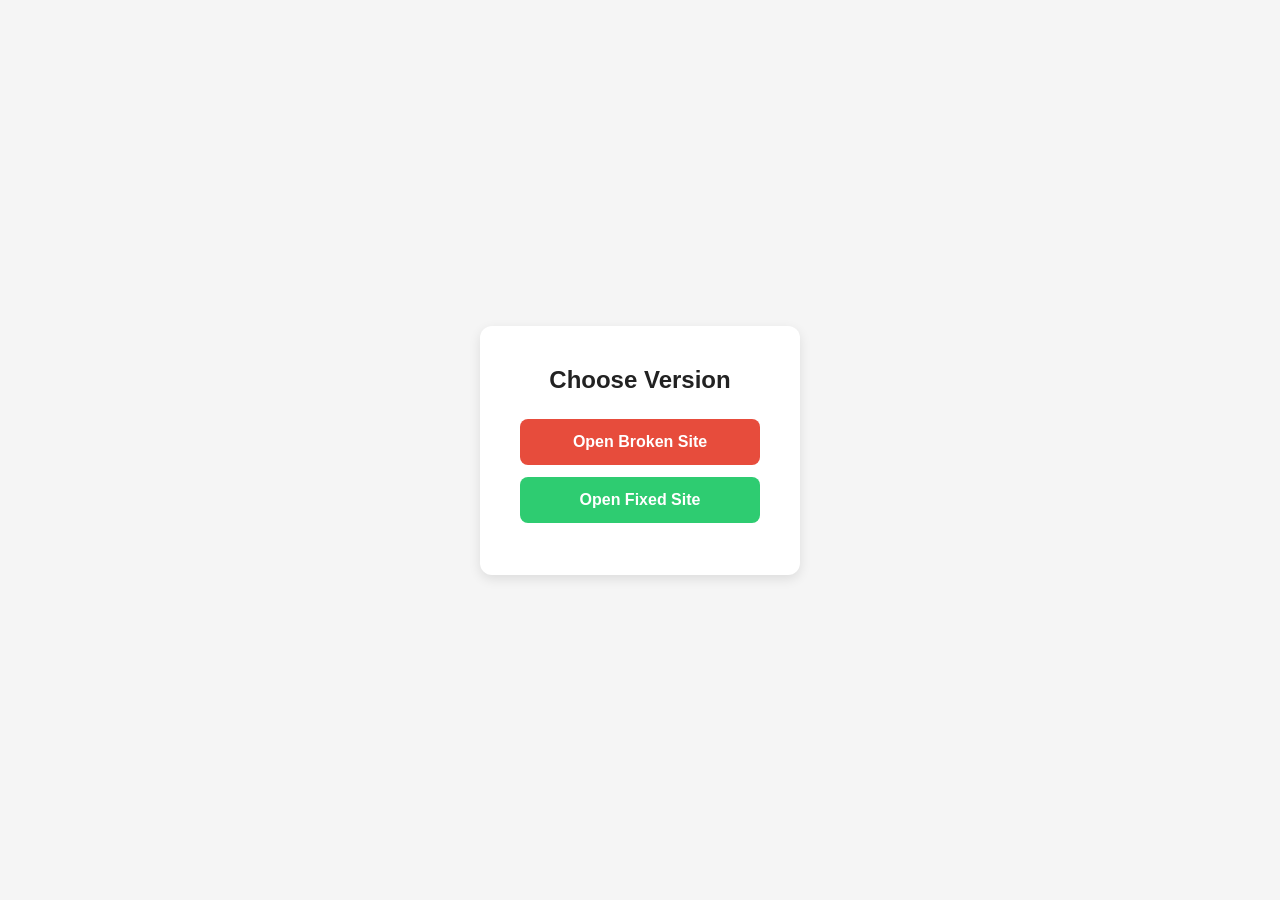
<file: public/demo/index.html>
<!DOCTYPE html>
<html lang="en">
<head>
  <meta charset="UTF-8" />
  <meta name="viewport" content="width=device-width, initial-scale=1.0" />
  <title>Eggsploit demo</title>

  <style>
    * {
      margin: 0;
      padding: 0;
      box-sizing: border-box;
      font-family: Arial, sans-serif;
    }

    body {
      height: 100vh;
      display: flex;
      align-items: center;
      justify-content: center;
      background: #f5f5f5;
    }

    .container {
      background: white;
      padding: 40px;
      border-radius: 12px;
      box-shadow: 0 4px 12px rgba(0,0,0,0.1);
      text-align: center;
      width: 320px;
    }

    h1 {
      margin-bottom: 25px;
      font-size: 24px;
      color: #222;
    }

    .btn {
      display: block;
      width: 100%;
      padding: 14px;
      margin: 12px 0;
      border: none;
      border-radius: 8px;
      text-decoration: none;
      font-size: 16px;
      font-weight: bold;
      transition: 0.2s;
      color: white;
    }

    .broken {
      background: #e74c3c;
    }

    .broken:hover {
      background: #c0392b;
    }

    .fixed {
      background: #2ecc71;
    }

    .fixed:hover {
      background: #27ae60;
    }
  </style>
</head>
<body>

  <div class="container">
    <h1>Choose Version</h1>

    <a class="btn broken" href="demo/broken/">
      Open Broken Site
    </a>

    <a class="btn fixed" href="demo/fixed/">
      Open Fixed Site
    </a>
  </div>

</body>
</html>
</file>
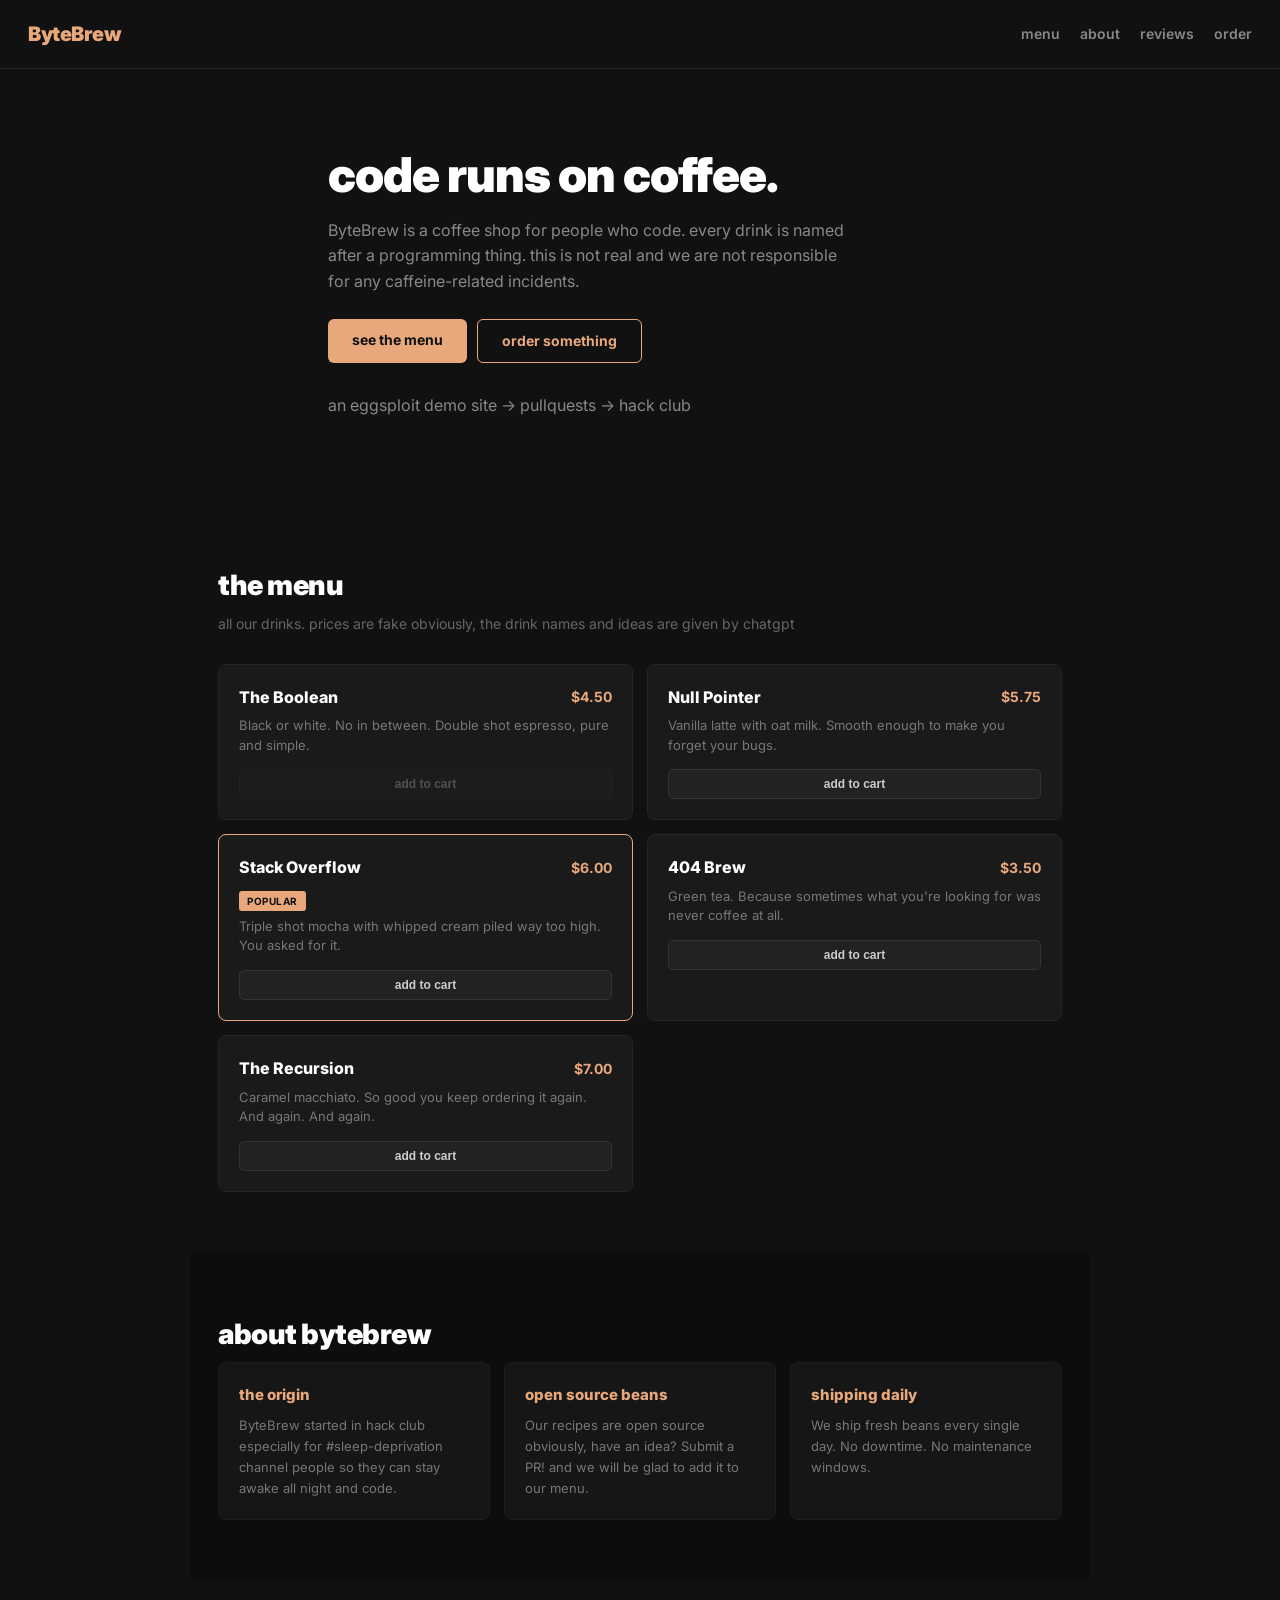
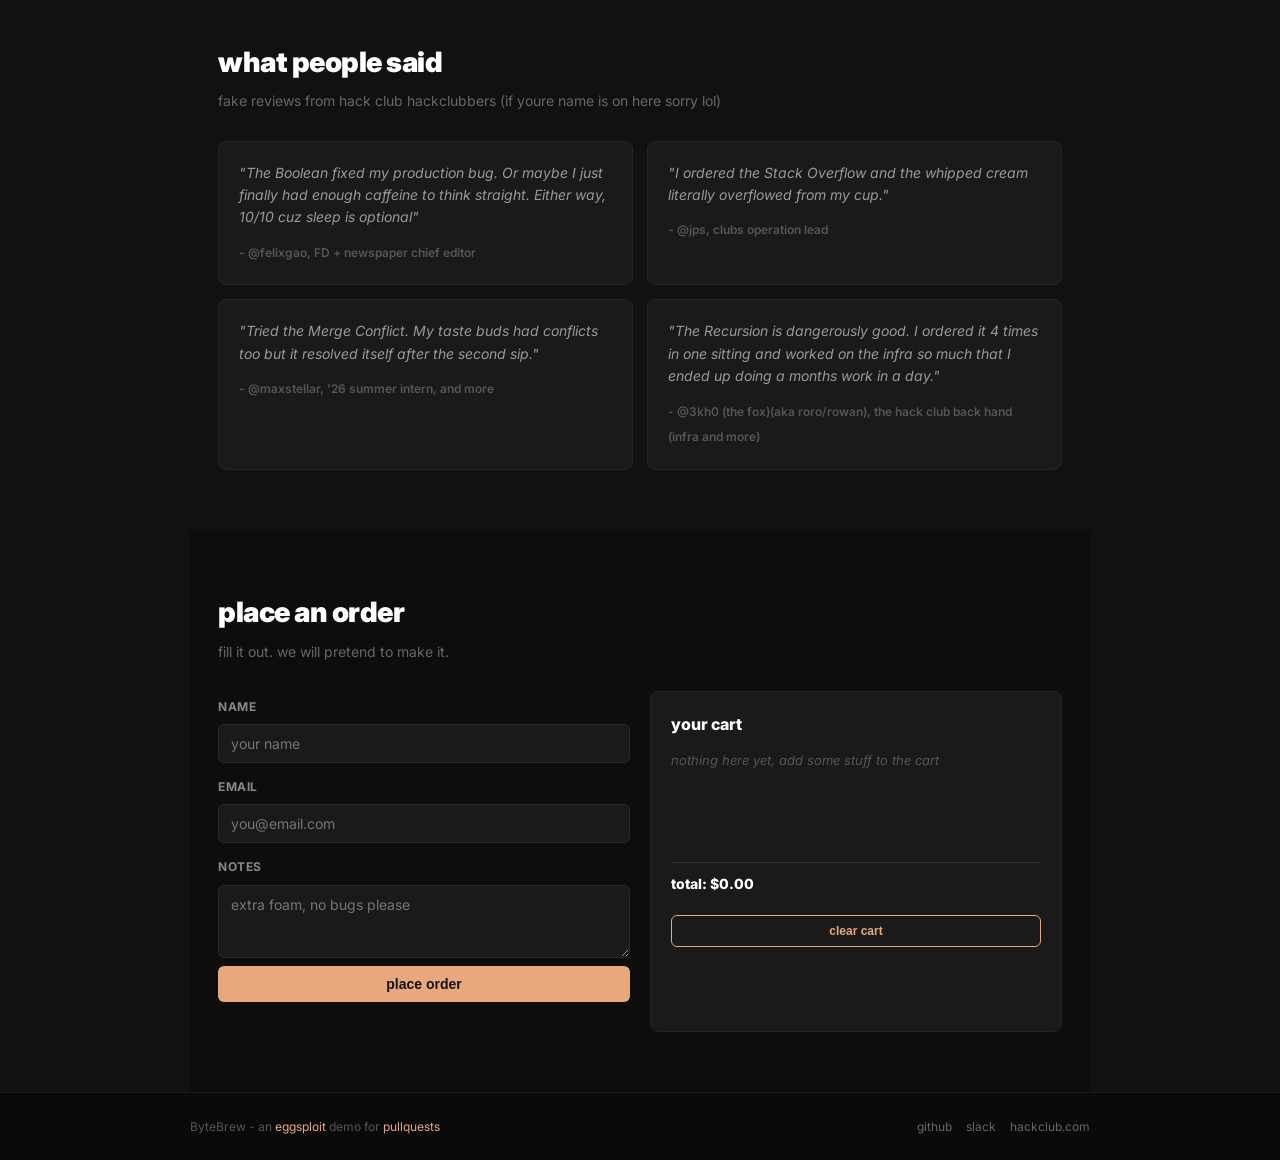
<file: public/demo/broken/index.html>
<!DOCTYPE html>
<html lang="en">
<head>
  <meta charset="UTF-8">
  <meta name="viewport" content="width=device-width, initial-scale=1.0">
  <title>ByteBrew - Fuel for Hackclubbers</title>
  <meta name="description" content="ByteBrew is a fictional coffee shop for developers built for Eggsploit.">
  <link rel="icon" type="image/svg+xml" href="data:image/svg+xml,<svg xmlns='http://www.w3.org/2000/svg' viewBox='0 0 100 100'><text y='.9em' font-size='90'>%E2%98%95</text></svg>">
  <link rel="preconnect" href="https://fonts.googleapis.com">
  <link href="https://fonts.googleapis.com/css2?family=Inter:wght@400;600;700;800;900&display=swap" rel="stylesheet">
  <link rel="stylesheet" href="style.css">
</head>
<body>

<nav class="nav">
  <a class="navlogo" href="#">ByteBrew</a>
  <button class="menutoggle" id="menutoggle">
    <span></span><span></span><span></span>
  </button>
  <div class="navright" id="navright">
    <a href="#menu">menu</a>
    <a href="#about">about</a>
    <a href="#reviews">reviews</a>
    <a href="https://www.youtube.com/watch?v=dQw4w9WgXcQ">order</a>
  </div>
</nav>

<div class="hero">
  <h1>code runs on coffee.</h1>
  <p>ByteBrew is a coffee shop for people who code. every drink is named after a programming thing. this is not real and we are not responsible for any caffeine-related incidents.</p>
  <div class="herobtns">
    <a href="#menu" class="btn">see the menu</a>
    <a href="#order" class="btnalt">order something</a>
  </div>
  <p class="heronote">an eggsploit demo site -> pullquests -> hack club</p>
</div>

<!-- flag{you_read_the_source_code} -->

<section id="menu">
  <h2>the menu</h2>
  <p class="sectiondesc">all our drinks. prices are fake obviously, the drink names and ideas are given by chatgpt</p>
  <div class="drinks">
    <div class="drink">
      <div class="drinktop">
        <h3>The Boolean</h3>
        <span class="price">$4.50</span>
      </div>
      <p>Black or white. No in between. Double shot espresso, pure and simple.</p>
      <button class="addbtn" data-item="The Boolean" data-price="4.50">add to cart</button>
    </div>
    <div class="drink">
      <div class="drinktop">
        <h3>Null Pointer</h3>
        <span class="price">$5.75</span>
      </div>
      <p>Vanilla latte with oat milk. Smooth enough to make you forget your bugs.</p>
      <button class="addbtn" data-item="Null Pointer" data-price="5.75">add to cart</button>
    </div>
    <div class="drink popular">
      <div class="drinktop">
        <h3>Stack Overflow</h3>
        <span class="price">$6.00</span>
      </div>
      <span class="populartag">popular</span>
      <p>Triple shot mocha with whipped cream piled way too high. You asked for it.</p>
      <button class="addbtn" data-item="Stack Overflow" data-price="6.00">add to cart</button>
    </div>
    <div class="drink">
      <div class="drinktop">
        <h3>404 Brew</h3>
        <span class="price">$3.50</span>
      </div>
      <p>Green tea. Because sometimes what you're looking for was never coffee at all.</p>
      <button class="addbtn" data-item="404 Brew" data-price="0">add to cart</button>
    </div>
    <div class="drink">
      <div class="drinktop">
        <h3>The Recursion</h3>
        <span class="price">$7.00</span>
      </div>
      <p>Caramel macchiato. So good you keep ordering it again. And again. And again.</p>
      <button class="addbtn" data-item="The Recursion" data-price="7.00">add to cart</button>
    </div>
    <div class="drink" style="display:none;">
      <div class="drinktop">
        <h3>Merge Conflict</h3>
        <span class="price">$5.00</span>
      </div>
      <p>Half chai(from india), half coffee. Two worlds collide in your cup. Somehow works.</p>
      <button class="addbtn" data-item="Merge Conflict" data-price="5.00">add to cart</button>
    </div>
  </div>
</section>

<section id="about" class="aboutsection">
  <h2>about bytebrew</h2>
  <div class="aboutblocks">
    <div class="aboutblock">
      <h3>the origin</h3>
      <p>ByteBrew started in hack club especially for #sleep-deprivation channel people so they can stay awake all night and code.</p>
    </div>
    <div class="aboutblock">
      <h3>open source beans</h3>
      <p>Our recipes are open source obviously, have an idea? Submit a PR! and we will be glad to add it to our menu.</p>
    </div>
    <div class="aboutblock">
      <h3>shipping daily</h3>
      <p>We ship fresh beans every single day. No downtime. No maintenance windows.</p>
    </div>
  </div>
</section>

<section id="reviews">
  <h2>what people said</h2>
  <p class="sectiondesc">fake reviews from hack club hackclubbers (if youre name is on here sorry lol)</p>
  <div class="reviewlist">
    <div class="review" id="review1">
      <p>"The Boolean fixed my production bug. Or maybe I just finally had enough caffeine to think straight. Either way, 10/10 cuz sleep is optional"</p>
      <span class="reviewwho">- @felixgao, FD + newspaper chief editor</span>
    </div>
    <div class="review" id="review2">
      <p>"I ordered the Stack Overflow and the whipped cream literally overflowed from my cup."</p>
      <span class="reviewwho">- @jps, clubs operation lead</span>
    </div>
    <div class="review" id="review3">
      <p>"Tried the Merge Conflict. My taste buds had conflicts too but it resolved itself after the second sip."</p>
      <span class="reviewwho">- @maxstellar, '26 summer intern, and more</span>
    </div>
    <div class="review" id="review4" data-secret="flag{inspect_the_elements}">
      <p>"The Recursion is dangerously good. I ordered it 4 times in one sitting and worked on the infra so much that I ended up doing a months work in a day."</p>
      <span class="reviewwho">- @3kh0 (the fox)(aka roro/rowan), the hack club back hand (infra and more)</span>
    </div>
  </div>
</section>

<section id="order" class="ordersection">
  <h2>place an order</h2>
  <p class="sectiondesc">fill it out. we will pretend to make it.</p>
  <div class="orderwrap">
    <div class="orderform">
      <label>name</label>
      <input type="text" id="ordername" placeholder="your name">
      <label>email</label>
      <input type="text" id="orderemail" placeholder="you@email.com">
      <label>notes</label>
      <textarea id="ordernotes" rows="3" placeholder="extra foam, no bugs please"></textarea>
      <button class="btn" id="submitorder">place order</button>
      <p class="ordermsg" id="ordermsg"></p>
    </div>
    <div class="cart">
      <h3>your cart</h3>
      <div class="cartlist" id="cartlist">
        <p class="cartempty">nothing here yet, add some stuff to the cart</p>
      </div>
      <div class="carttotal" id="carttotal">total: $0.00</div>
      <button class="btnalt clearbtn" id="clearcart">clear cart</button>
    </div>
  </div>
</section>

<footer>
  <div class="footcontent">
    <p>ByteBrew - an <a href="https://eggsploit.hackclub.com" target="_blank">eggsploit</a> demo for <a href="https://pullquests.hackclub.com" target="_blank">pullquests</a></p>
    <div class="footlinks">
      <a href="https://github.com/hackclub" target="_blank">github</a>
      <a href="https://hackclub.com/slack" target="_blank">slack</a>
      <a href="https://hackclub.com" target="_blank">hackclub.com</a>
    </div>
    <span class="secretdot" id="secretdot">.</span>
  </div>
</footer>

<div class="popup" id="popup">
  <div class="popupbox">
    <h3>you found the secret invisible bean</h3>
    <p>there is a tiny dot in the footer which is invisible. you clicked it. congrats, you are either very observant or very bored.</p>
    <button class="btn" id="popupclose">nice</button>
  </div>
</div>

<script src="main.js"></script>

</body>
</html>
</file>
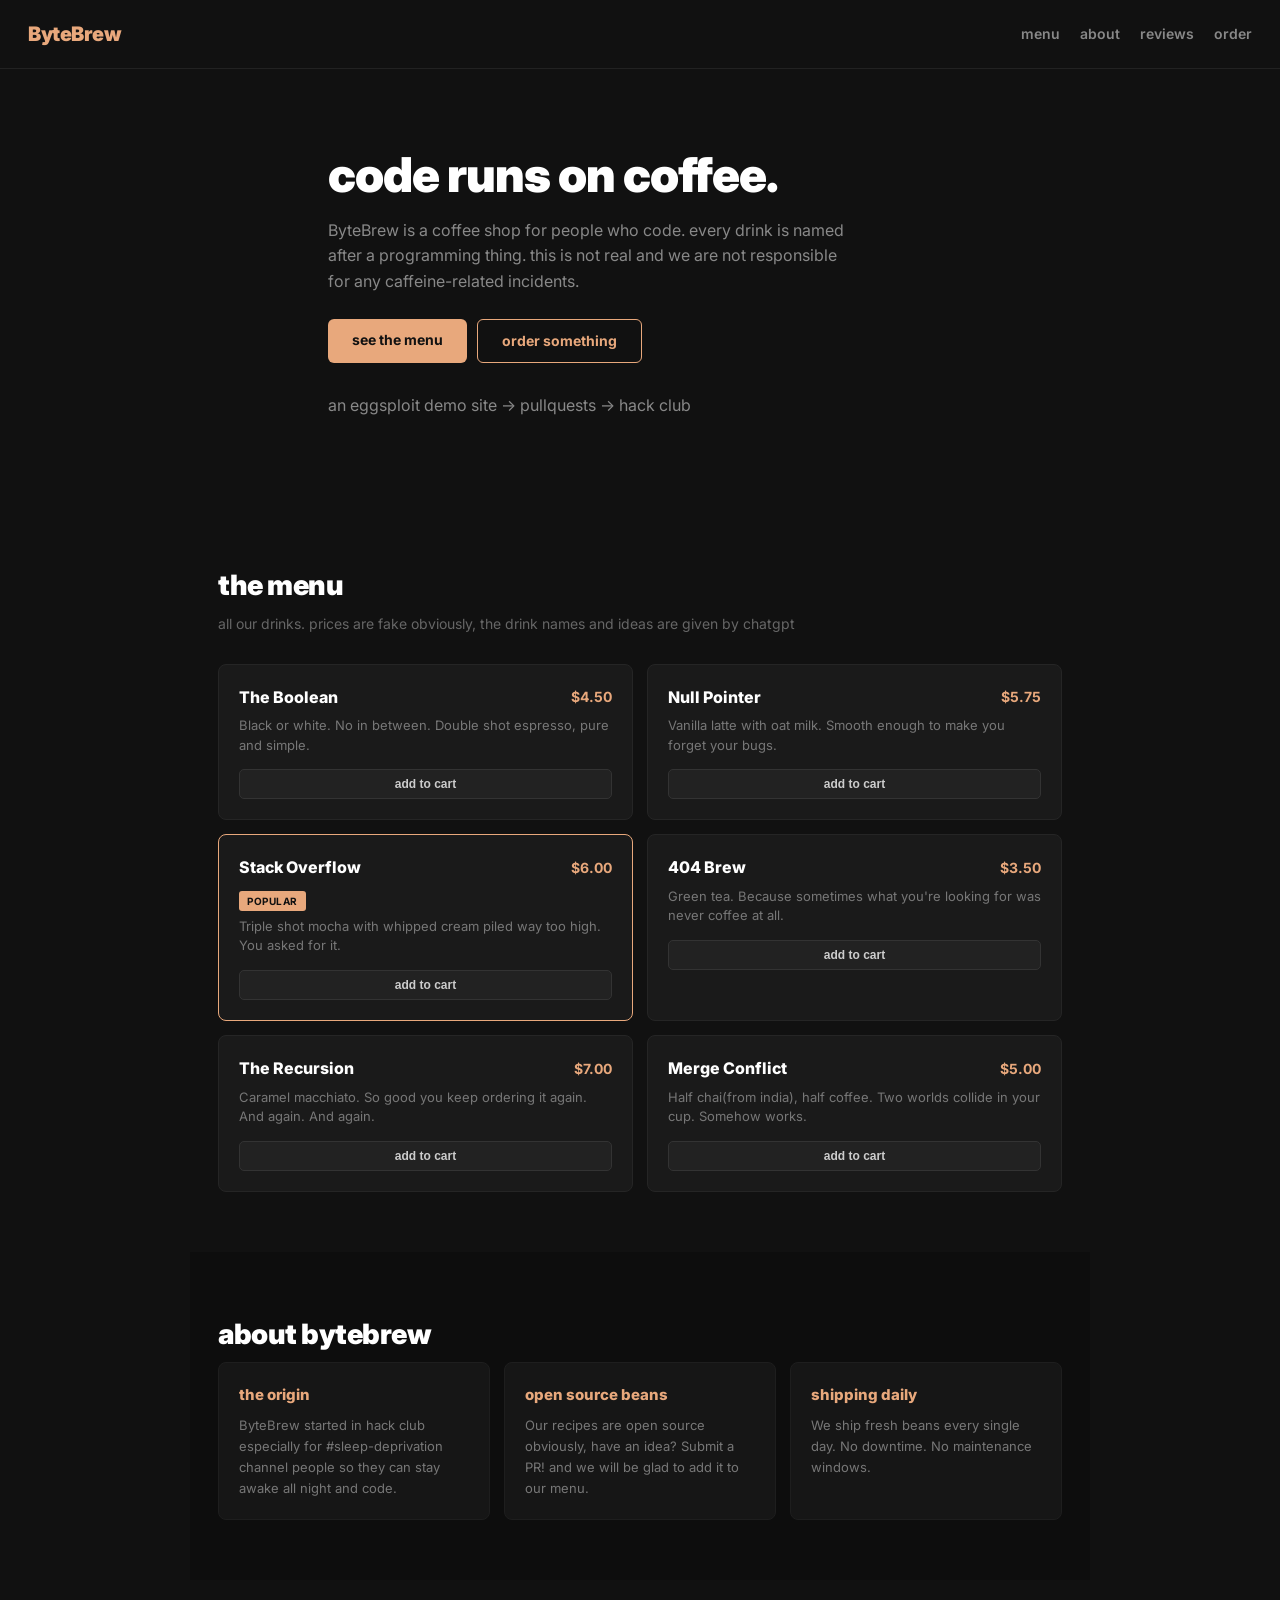
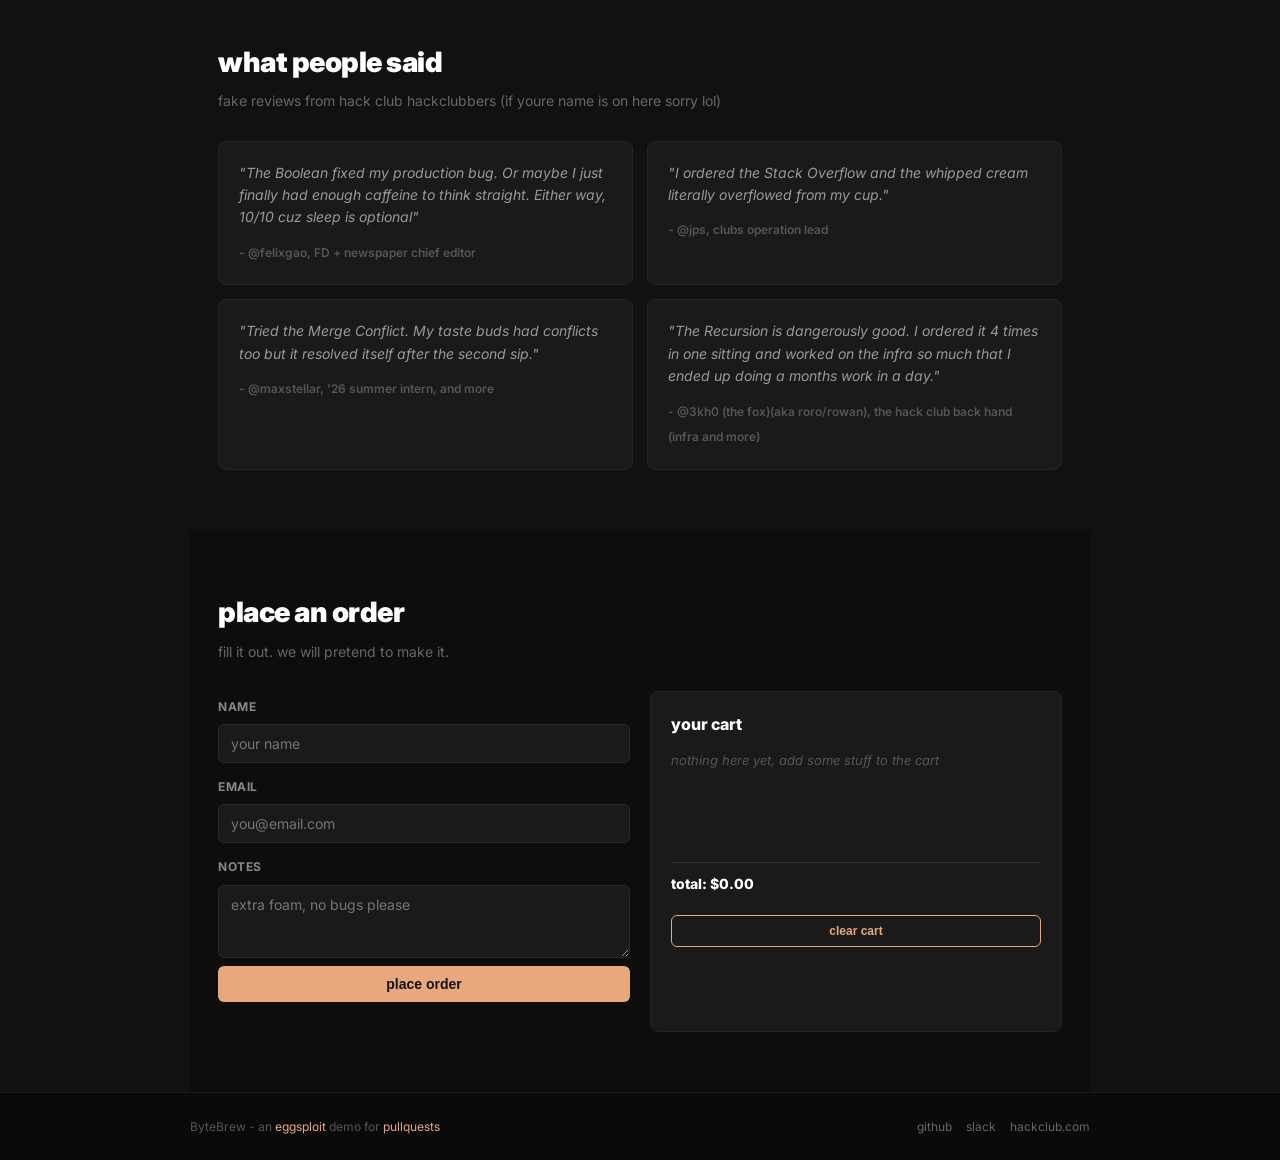
<file: public/demo/fixed/index.html>
<!DOCTYPE html>
<html lang="en">
<head>
  <meta charset="UTF-8">
  <meta name="viewport" content="width=device-width, initial-scale=1.0">
  <title>ByteBrew - Fuel for Hackclubbers</title>
  <meta name="description" content="ByteBrew is a fictional coffee shop for developers built for Eggsploit.">
  <link rel="icon" type="image/svg+xml" href="data:image/svg+xml,<svg xmlns='http://www.w3.org/2000/svg' viewBox='0 0 100 100'><text y='.9em' font-size='90'>%E2%98%95</text></svg>">
  <link rel="preconnect" href="https://fonts.googleapis.com">
  <link href="https://fonts.googleapis.com/css2?family=Inter:wght@400;600;700;800;900&display=swap" rel="stylesheet">
  <link rel="stylesheet" href="style.css">
</head>
<body>

<nav class="nav">
  <a class="navlogo" href="#">ByteBrew</a>
  <button class="menutoggle" id="menutoggle">
    <span></span><span></span><span></span>
  </button>
  <div class="navright" id="navright">
    <a href="#menu">menu</a>
    <a href="#about">about</a>
    <a href="#reviews">reviews</a>
    <a href="#order">order</a>
  </div>
</nav>

<div class="hero">
  <h1>code runs on coffee.</h1>
  <p>ByteBrew is a coffee shop for people who code. every drink is named after a programming thing. this is not real and we are not responsible for any caffeine-related incidents.</p>
  <div class="herobtns">
    <a href="#menu" class="btn">see the menu</a>
    <a href="#order" class="btnalt">order something</a>
  </div>
  <p class="heronote">an eggsploit demo site -> pullquests -> hack club</p>
</div>

<section id="menu">
  <h2>the menu</h2>
  <p class="sectiondesc">all our drinks. prices are fake obviously, the drink names and ideas are given by chatgpt</p>
  <div class="drinks">
    <div class="drink">
      <div class="drinktop">
        <h3>The Boolean</h3>
        <span class="price">$4.50</span>
      </div>
      <p>Black or white. No in between. Double shot espresso, pure and simple.</p>
      <button class="addbtn" data-item="The Boolean" data-price="4.50">add to cart</button>
    </div>
    <div class="drink">
      <div class="drinktop">
        <h3>Null Pointer</h3>
        <span class="price">$5.75</span>
      </div>
      <p>Vanilla latte with oat milk. Smooth enough to make you forget your bugs.</p>
      <button class="addbtn" data-item="Null Pointer" data-price="5.75">add to cart</button>
    </div>
    <div class="drink popular">
      <div class="drinktop">
        <h3>Stack Overflow</h3>
        <span class="price">$6.00</span>
      </div>
      <span class="populartag">popular</span>
      <p>Triple shot mocha with whipped cream piled way too high. You asked for it.</p>
      <button class="addbtn" data-item="Stack Overflow" data-price="6.00">add to cart</button>
    </div>
    <div class="drink">
      <div class="drinktop">
        <h3>404 Brew</h3>
        <span class="price">$3.50</span>
      </div>
      <p>Green tea. Because sometimes what you're looking for was never coffee at all.</p>
      <button class="addbtn" data-item="404 Brew" data-price="3.50">add to cart</button>
    </div>
    <div class="drink">
      <div class="drinktop">
        <h3>The Recursion</h3>
        <span class="price">$7.00</span>
      </div>
      <p>Caramel macchiato. So good you keep ordering it again. And again. And again.</p>
      <button class="addbtn" data-item="The Recursion" data-price="7.00">add to cart</button>
    </div>
    <div class="drink">
      <div class="drinktop">
        <h3>Merge Conflict</h3>
        <span class="price">$5.00</span>
      </div>
      <p>Half chai(from india), half coffee. Two worlds collide in your cup. Somehow works.</p>
      <button class="addbtn" data-item="Merge Conflict" data-price="5.00">add to cart</button>
    </div>
  </div>
</section>

<section id="about" class="aboutsection">
  <h2>about bytebrew</h2>
  <div class="aboutblocks">
    <div class="aboutblock">
      <h3>the origin</h3>
      <p>ByteBrew started in hack club especially for #sleep-deprivation channel people so they can stay awake all night and code.</p>
    </div>
    <div class="aboutblock">
      <h3>open source beans</h3>
      <p>Our recipes are open source obviously, have an idea? Submit a PR! and we will be glad to add it to our menu.</p>
    </div>
    <div class="aboutblock">
      <h3>shipping daily</h3>
      <p>We ship fresh beans every single day. No downtime. No maintenance windows.</p>
    </div>
  </div>
</section>

<section id="reviews">
  <h2>what people said</h2>
  <p class="sectiondesc">fake reviews from hack club hackclubbers (if youre name is on here sorry lol)</p>
  <div class="reviewlist">
    <div class="review" id="review1">
      <p>"The Boolean fixed my production bug. Or maybe I just finally had enough caffeine to think straight. Either way, 10/10 cuz sleep is optional"</p>
      <span class="reviewwho">- @felixgao, FD + newspaper chief editor</span>
    </div>
    <div class="review" id="review2">
      <p>"I ordered the Stack Overflow and the whipped cream literally overflowed from my cup."</p>
      <span class="reviewwho">- @jps, clubs operation lead</span>
    </div>
    <div class="review" id="review3">
      <p>"Tried the Merge Conflict. My taste buds had conflicts too but it resolved itself after the second sip."</p>
      <span class="reviewwho">- @maxstellar, '26 summer intern, and more</span>
    </div>
    <div class="review" id="review4">
      <p>"The Recursion is dangerously good. I ordered it 4 times in one sitting and worked on the infra so much that I ended up doing a months work in a day."</p>
      <span class="reviewwho">- @3kh0 (the fox)(aka roro/rowan), the hack club back hand (infra and more)</span>
    </div>
  </div>
</section>

<section id="order" class="ordersection">
  <h2>place an order</h2>
  <p class="sectiondesc">fill it out. we will pretend to make it.</p>
  <div class="orderwrap">
    <div class="orderform">
      <label>name</label>
      <input type="text" id="ordername" placeholder="your name">
      <label>email</label>
      <input type="email" id="orderemail" placeholder="you@email.com">
      <label>notes</label>
      <textarea id="ordernotes" rows="3" placeholder="extra foam, no bugs please"></textarea>
      <button class="btn" id="submitorder">place order</button>
      <p class="ordermsg" id="ordermsg"></p>
    </div>
    <div class="cart">
      <h3>your cart</h3>
      <div class="cartlist" id="cartlist">
        <p class="cartempty">nothing here yet, add some stuff to the cart</p>
      </div>
      <div class="carttotal" id="carttotal">total: $0.00</div>
      <button class="btnalt clearbtn" id="clearcart">clear cart</button>
    </div>
  </div>
</section>

<footer>
  <div class="footcontent">
    <p>ByteBrew - an <a href="https://eggsploit.hackclub.com" target="_blank">eggsploit</a> demo for <a href="https://pullquests.hackclub.com" target="_blank">pullquests</a></p>
    <div class="footlinks">
      <a href="https://github.com/hackclub" target="_blank">github</a>
      <a href="https://hackclub.com/slack" target="_blank">slack</a>
      <a href="https://hackclub.com" target="_blank">hackclub.com</a>
    </div>
    <span class="secretdot" id="secretdot">.</span>
  </div>
</footer>

<div class="popup" id="popup">
  <div class="popupbox">
    <h3>you found the secret invisible bean</h3>
    <p>there is a tiny dot in the footer which is invisible. you clicked it. congrats, you are either very observant or very bored.</p>
    <button class="btn" id="popupclose">nice</button>
  </div>
</div>

<script src="main.js"></script>

</body>
</html>
</file>
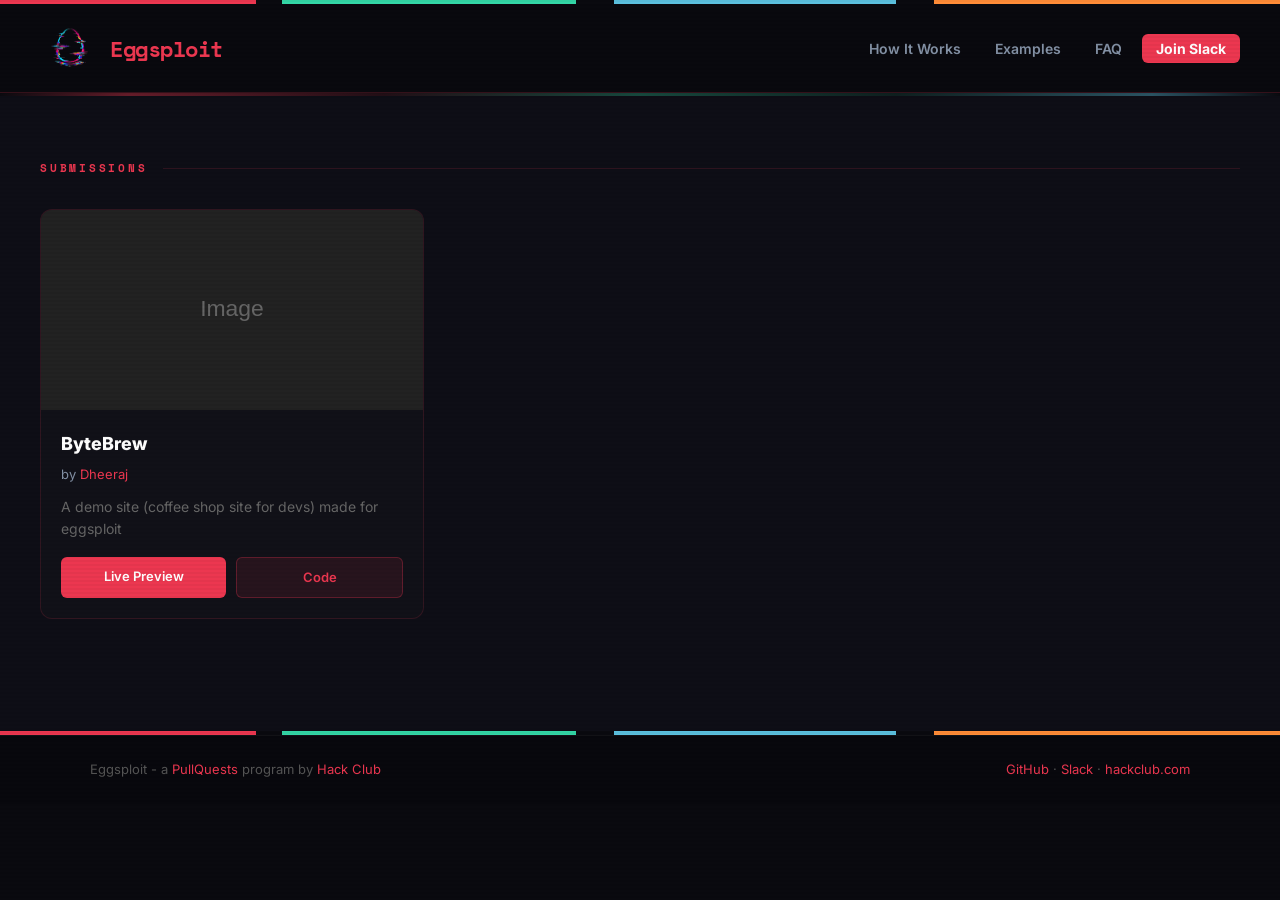
<file: gallery.html>
<!DOCTYPE html>
<html lang="en">
<head>
  <meta charset="UTF-8">
  <meta name="viewport" content="width=device-width, initial-scale=1.0">
  <title>Gallery - Eggsploit</title>
  <meta name="description" content="Websites from Eggsploit submissions. Check out creative easter eggs and bugs from clubs and individuals.">
  <link rel="icon" type="image/png" href="/assets/logo.png">
  <link rel="preconnect" href="https://fonts.googleapis.com">
  <link href="https://fonts.googleapis.com/css2?family=Space+Mono:wght@400;700&family=Inter:wght@400;600;700;800;900&display=swap" rel="stylesheet">
  <link rel="stylesheet" href="./gallery.css">
</head>
<body>

<div class="glitchbar"></div>

<nav class="nav">
  <a class="navbrand" href="index.html">
    <img class="eggiconlol" src="/assets/logo.png" alt="Eggsploit logo" style="width:60px; height:60px;">
    <span class="title">Eggsploit</span>
  </a>
  <ul class="navlinks">
    <li><a href="index.html#how">How It Works</a></li>
    <li><a href="index.html#examples">Examples</a></li>
    <li><a href="index.html#faq">FAQ</a></li>
    <li><a href="https://hackclub.com/slack" target="_blank" rel="noopener noreferrer" class="navcta">Join Slack</a></li>
  </ul>
</nav>

<div class="scanline"></div>

<main>
  <section class="section">
    <div class="sectioninner">
      <div class="sectionlabel">Submissions</div>
      <div class="gallerygrid" id="gallerygrid">
        <div class="emptygallery" style="grid-column: 1 / -1;">
          <h2>Coming Soon!</h2>
          <p>Submit your Eggsploit website to get featured in our gallery.</p>
          <p style="color: #555; font-size: 13px;">Be the first to have your site showcased here. Start building!</p>
        </div>
      </div>
    </div>
  </section>
</main>

<div class="glitchbar"></div>

<footer>
  <div class="footinner">
    <span>Eggsploit - a <a href="https://pullquests.hackclub.com" target="_blank">PullQuests</a> program by <a href="https://hackclub.com" target="_blank">Hack Club</a></span>
    <span>
      <a href="https://github.com/hackclub" target="_blank">GitHub</a> ·
      <a href="https://hackclub.com/slack" target="_blank">Slack</a> ·
      <a href="https://hackclub.com" target="_blank">hackclub.com</a>
    </span>
  </div>
</footer>

<script src="./gallery.js"></script>

</body>
</html>
</file>
<file: public/demo/broken/style.css>
* { box-sizing: border-box; margin: 0; padding: 0; }

body {
  font-family: 'Inter', sans-serif;
  background: #111;
  color: #ccc;
  line-height: 1.6;
}

a { color: #e8a87c; text-decoration: none; }
a:hover { text-decoration: underline; }

.nav {
  display: flex;
  align-items: center;
  justify-content: space-between;
  padding: 18px 28px;
  background: #111;
  position: sticky;
  top: 0;
  z-index: 50;
  border-bottom: 1px solid #222;
}

.navlogo {
  font-weight: 900;
  font-size: 20px;
  color: #e8a87c;
  text-decoration: none;
  letter-spacing: -0.5px;
}

.navright {
  display: flex;
  gap: 20px;
}

.navright a {
  color: #888;
  font-size: 14px;
  font-weight: 600;
  text-decoration: none;
}

.navright a:hover {
  color: #fff;
}

.menutoggle {
  display: none;
  background: none;
  border: 1px solid #333;
  padding: 6px;
  cursor: pointer;
  border-radius: 4px;
}

.menutoggle span {
  display: block;
  width: 18px;
  height: 2px;
  background: #e8a87c;
  margin: 3px 0;
}

.hero {
  padding: 80px 28px 60px;
  max-width: 680px;
  margin: 0 auto;
}

.hero h1 {
  font-size: 48px;
  font-weight: 900;
  color: #fff;
  line-height: 1.1;
  margin-bottom: 16px;
  letter-spacing: -1px;
}

.hero p {
  font-size: 16px;
  color: #888;
  max-width: 520px;
  margin-bottom: 24px;
}

.herobtns {
  display: flex;
  gap: 10px;
  margin-bottom: 30px;
}

.heronote {
  font-size: 12px;
  color: #555;
  margin-bottom: 0;
}

.btn {
  background: #e8a87c;
  color: #111;
  font-weight: 700;
  font-size: 14px;
  padding: 10px 24px;
  border: none;
  border-radius: 6px;
  cursor: pointer;
  text-decoration: none;
  display: inline-block;
}

.btn:hover {
  background: #f0bd95;
  text-decoration: none;
}

.btnalt {
  background: none;
  color: #e8a87c;
  font-weight: 700;
  font-size: 14px;
  padding: 10px 24px;
  border: 1px solid #e8a87c;
  border-radius: 6px;
  cursor: pointer;
  text-decoration: none;
  display: inline-block;
}

.btnalt:hover {
  background: rgba(232,168,124,0.1);
  text-decoration: none;
}

section {
  padding: 60px 28px;
  max-width: 900px;
  margin: 0 auto;
}

section h2 {
  font-size: 28px;
  font-weight: 900;
  color: #fff;
  margin-bottom: 6px;
  letter-spacing: -0.5px;
}

.sectiondesc {
  color: #666;
  font-size: 14px;
  margin-bottom: 28px;
}

.drinks {
  display: grid;
  grid-template-columns: 1fr 1fr;
  gap: 14px;
}

.drink {
  background: #1a1a1a;
  border: 1px solid #252525;
  border-radius: 8px;
  padding: 20px;
}

.drink:hover {
  border-color: #333;
}

.drink.popular {
  border-color: #e8a87c;
}

.drinktop {
  display: flex;
  justify-content: space-between;
  align-items: center;
  margin-bottom: 6px;
}

.drink h3 {
  font-size: 16px;
  font-weight: 800;
  color: #fff;
}

.price {
  font-size: 14px;
  color: #e8a87c;
  font-weight: 700;
}

.populartag {
  display: inline-block;
  background: #e8a87c;
  color: #111;
  font-size: 10px;
  font-weight: 700;
  padding: 2px 8px;
  border-radius: 3px;
  margin-bottom: 6px;
  text-transform: uppercase;
  letter-spacing: 0.5px;
}

.drink p {
  font-size: 13px;
  color: #777;
  margin-bottom: 14px;
  line-height: 1.5;
}

.addbtn {
  background: #222;
  color: #ccc;
  border: 1px solid #333;
  padding: 7px 16px;
  border-radius: 5px;
  font-size: 12px;
  font-weight: 600;
  cursor: pointer;
  width: 100%;
}

.addbtn:hover {
  background: #2a2a2a;
  border-color: #e8a87c;
  color: #e8a87c;
}

.drinks .drink:first-child .addbtn {
  pointer-events: none;
  opacity: 0.3;
}

.aboutsection {
  background: #0d0d0d;
}

.aboutblocks {
  display: grid;
  grid-template-columns: 1fr 1fr 1fr;
  gap: 14px;
}

.aboutblock {
  background: #161616;
  padding: 20px;
  border-radius: 8px;
  border: 1px solid #1e1e1e;
}

.aboutblock h3 {
  font-size: 15px;
  font-weight: 800;
  color: #e8a87c;
  margin-bottom: 8px;
}

.aboutblock p {
  font-size: 13px;
  color: #777;
  line-height: 1.6;
}

.reviewlist {
  display: grid;
  grid-template-columns: 1fr 1fr;
  gap: 14px;
}

.review {
  background: #1a1a1a;
  border: 1px solid #252525;
  border-radius: 8px;
  padding: 20px;
}

.review p {
  font-size: 14px;
  color: #999;
  font-style: italic;
  line-height: 1.6;
  margin-bottom: 10px;
}

.reviewwho {
  font-size: 12px;
  color: #555;
  font-weight: 600;
}

.ordersection {
  background: #0d0d0d;
}

.orderwrap {
  display: grid;
  grid-template-columns: 1fr 1fr;
  gap: 20px;
}

.orderform {
  display: flex;
  flex-direction: column;
  gap: 8px;
}

.orderform label {
  font-size: 12px;
  font-weight: 700;
  color: #888;
  text-transform: uppercase;
  letter-spacing: 0.5px;
  margin-top: 6px;
}

.orderform input,
.orderform textarea {
  background: #1a1a1a;
  border: 1px solid #2a2a2a;
  border-radius: 6px;
  padding: 10px 12px;
  color: #ccc;
  font-family: 'Inter', sans-serif;
  font-size: 14px;
}

.orderform input:focus,
.orderform textarea:focus {
  outline: none;
  border-color: #e8a87c;
}

.orderform textarea {
  resize: vertical;
}

.ordermsg {
  font-size: 13px;
  min-height: 18px;
  margin-top: 4px;
}

.cart {
  background: #1a1a1a;
  border: 1px solid #252525;
  border-radius: 8px;
  padding: 20px;
}

.cart h3 {
  font-size: 16px;
  font-weight: 800;
  color: #fff;
  margin-bottom: 12px;
}

.cartlist {
  min-height: 100px;
  margin-bottom: 12px;
}

.cartempty {
  color: #555;
  font-size: 13px;
  font-style: italic;
}

.cartitem {
  display: flex;
  justify-content: space-between;
  align-items: center;
  padding: 8px 0;
  border-bottom: 1px solid #222;
  font-size: 13px;
}

.cartitemname {
  color: #ccc;
}

.cartitemprice {
  color: #e8a87c;
  font-weight: 600;
  margin-left: auto;
  margin-right: 10px;
}

.cartremove {
  background: none;
  border: none;
  color: #666;
  cursor: pointer;
  font-size: 14px;
}

.cartremove:hover {
  color: #e74c3c;
}

.carttotal {
  font-size: 14px;
  font-weight: 800;
  color: #fff;
  padding: 10px 0;
  border-top: 1px solid #333;
  margin-bottom: 10px;
}

.clearbtn {
  width: 100%;
  padding: 8px;
  font-size: 12px;
}

footer {
  background: #0a0a0a;
  padding: 24px 28px;
  border-top: 1px solid #1a1a1a;
}

.footcontent {
  max-width: 900px;
  margin: 0 auto;
  display: flex;
  justify-content: space-between;
  align-items: center;
  flex-wrap: wrap;
  gap: 10px;
  font-size: 12px;
  color: #555;
  position: relative;
}

.footlinks {
  display: flex;
  gap: 14px;
}

.footlinks a {
  color: #666;
  font-size: 12px;
}

.footlinks a:hover {
  color: #e8a87c;
}

.secretdot {
  position: absolute;
  right: -12px;
  bottom: -4px;
  font-size: 4px;
  color: #222;
  cursor: pointer;
  opacity: 0.3;
  user-select: none;
}

.secretdot:hover {
  opacity: 0.8;
}

.popup {
  position: fixed;
  top: 0; left: 0; right: 0; bottom: 0;
  background: rgba(0,0,0,0.85);
  display: flex;
  align-items: center;
  justify-content: center;
  z-index: 999;
  opacity: 0;
  pointer-events: none;
  transition: opacity .2s;
}

.popup.show {
  opacity: 1;
  pointer-events: auto;
}

.popupbox {
  background: #1a1a1a;
  border: 1px solid #333;
  border-radius: 10px;
  padding: 32px;
  max-width: 380px;
  text-align: center;
}

.popupbox h3 {
  color: #e8a87c;
  font-size: 18px;
  margin-bottom: 8px;
}

.popupbox p {
  color: #888;
  font-size: 13px;
  margin-bottom: 20px;
  line-height: 1.6;
}

.eggtoast {
  position: fixed;
  right: 16px;
  top: 16px;
  z-index: 1200;
  background: #1b1b1b;
  border: 1px solid #333;
  border-left: 3px solid #2ecc71;
  color: #d9d9d9;
  padding: 8px 12px;
  border-radius: 6px;
  font-size: 12px;
  opacity: 0;
  transform: translateY(-8px);
  transition: opacity .2s, transform .2s;
}

.eggtoast.show {
  opacity: 1;
  transform: translateY(0);
}

.beanstormlayer {
  position: fixed;
  inset: 0;
  pointer-events: none;
  z-index: 1100;
  overflow: hidden;
}

.beanstormbean {
  position: absolute;
  top: -32px;
  width: 18px;
  height: 12px;
  border-radius: 50% / 60%;
  background: linear-gradient(140deg,#4b2e18 0%, #6d3f24 50%, #3b230f 100%);
  box-shadow: 0 2px 4px rgba(0,0,0,0.45);
  transform-origin: center;
  animation-name: beanfall;
  animation-timing-function: linear;
  animation-fill-mode: forwards;
}

@keyframes beanfall {
  0% { transform: translateY(0) rotate(0deg); opacity: 1; }
  100% { transform: translateY(115vh) rotate(240deg); opacity: 0; }
}

.hypermode .hero h1 {
  animation: hyperpulse .35s steps(2) infinite;
  text-shadow: 0 0 10px rgba(232,168,124,0.4);
}

@keyframes hyperpulse {
  0% { filter: hue-rotate(0deg); transform: translateX(0); }
  25% { filter: hue-rotate(35deg); transform: translateX(1px); }
  50% { filter: hue-rotate(70deg); transform: translateX(-1px); }
  100% { filter: hue-rotate(0deg); transform: translateX(0); }
}

.leetmode {
  color: #2ecc71;
  animation: leetpulse .8s infinite;
}

@keyframes leetpulse {
  0% { opacity: 1; }
  50% { opacity: .55; }
  100% { opacity: 1; }
}

@media (max-width: 700px) {
  .menutoggle { display: block; }
  .navright {
    display: none;
    position: absolute;
    top: 100%;
    left: 0;
    right: 0;
    background: #111;
    border-bottom: 1px solid #222;
    flex-direction: column;
    padding: 12px 28px;
    gap: 8px;
  }
  .navright.open { display: flex; }
  .hero h1 { font-size: 32px; }
  .drinks { grid-template-columns: 1fr; }
  .aboutblocks { grid-template-columns: 1fr; }
  .reviewlist { grid-template-columns: 1fr; }
  .orderwrap { grid-template-columns: 1fr; }
  .footcontent { flex-direction: column; text-align: center; }
  .footlinks { justify-content: center; }
}
</file>
<file: public/demo/fixed/style.css>
* { box-sizing: border-box; margin: 0; padding: 0; }

body {
  font-family: 'Inter', sans-serif;
  background: #111;
  color: #ccc;
  line-height: 1.6;
}

a { color: #e8a87c; text-decoration: none; }
a:hover { text-decoration: underline; }

.nav {
  display: flex;
  align-items: center;
  justify-content: space-between;
  padding: 18px 28px;
  background: #111;
  position: sticky;
  top: 0;
  z-index: 50;
  border-bottom: 1px solid #222;
}

.navlogo {
  font-weight: 900;
  font-size: 20px;
  color: #e8a87c;
  text-decoration: none;
  letter-spacing: -0.5px;
}

.navright {
  display: flex;
  gap: 20px;
}

.navright a {
  color: #888;
  font-size: 14px;
  font-weight: 600;
  text-decoration: none;
}

.navright a:hover {
  color: #fff;
}

.menutoggle {
  display: none;
  background: none;
  border: 1px solid #333;
  padding: 6px;
  cursor: pointer;
  border-radius: 4px;
}

.menutoggle span {
  display: block;
  width: 18px;
  height: 2px;
  background: #e8a87c;
  margin: 3px 0;
}

.hero {
  padding: 80px 28px 60px;
  max-width: 680px;
  margin: 0 auto;
}

.hero h1 {
  font-size: 48px;
  font-weight: 900;
  color: #fff;
  line-height: 1.1;
  margin-bottom: 16px;
  letter-spacing: -1px;
}

.hero p {
  font-size: 16px;
  color: #888;
  max-width: 520px;
  margin-bottom: 24px;
}

.herobtns {
  display: flex;
  gap: 10px;
  margin-bottom: 30px;
}

.heronote {
  font-size: 12px;
  color: #555;
  margin-bottom: 0;
}

.btn {
  background: #e8a87c;
  color: #111;
  font-weight: 700;
  font-size: 14px;
  padding: 10px 24px;
  border: none;
  border-radius: 6px;
  cursor: pointer;
  text-decoration: none;
  display: inline-block;
}

.btn:hover {
  background: #f0bd95;
  text-decoration: none;
}

.btnalt {
  background: none;
  color: #e8a87c;
  font-weight: 700;
  font-size: 14px;
  padding: 10px 24px;
  border: 1px solid #e8a87c;
  border-radius: 6px;
  cursor: pointer;
  text-decoration: none;
  display: inline-block;
}

.btnalt:hover {
  background: rgba(232,168,124,0.1);
  text-decoration: none;
}

section {
  padding: 60px 28px;
  max-width: 900px;
  margin: 0 auto;
}

section h2 {
  font-size: 28px;
  font-weight: 900;
  color: #fff;
  margin-bottom: 6px;
  letter-spacing: -0.5px;
}

.sectiondesc {
  color: #666;
  font-size: 14px;
  margin-bottom: 28px;
}

.drinks {
  display: grid;
  grid-template-columns: 1fr 1fr;
  gap: 14px;
}

.drink {
  background: #1a1a1a;
  border: 1px solid #252525;
  border-radius: 8px;
  padding: 20px;
}

.drink:hover {
  border-color: #333;
}

.drink.popular {
  border-color: #e8a87c;
}

.drinktop {
  display: flex;
  justify-content: space-between;
  align-items: center;
  margin-bottom: 6px;
}

.drink h3 {
  font-size: 16px;
  font-weight: 800;
  color: #fff;
}

.price {
  font-size: 14px;
  color: #e8a87c;
  font-weight: 700;
}

.populartag {
  display: inline-block;
  background: #e8a87c;
  color: #111;
  font-size: 10px;
  font-weight: 700;
  padding: 2px 8px;
  border-radius: 3px;
  margin-bottom: 6px;
  text-transform: uppercase;
  letter-spacing: 0.5px;
}

.drink p {
  font-size: 13px;
  color: #777;
  margin-bottom: 14px;
  line-height: 1.5;
}

.addbtn {
  background: #222;
  color: #ccc;
  border: 1px solid #333;
  padding: 7px 16px;
  border-radius: 5px;
  font-size: 12px;
  font-weight: 600;
  cursor: pointer;
  width: 100%;
}

.addbtn:hover {
  background: #2a2a2a;
  border-color: #e8a87c;
  color: #e8a87c;
}

.aboutsection {
  background: #0d0d0d;
}

.aboutblocks {
  display: grid;
  grid-template-columns: 1fr 1fr 1fr;
  gap: 14px;
}

.aboutblock {
  background: #161616;
  padding: 20px;
  border-radius: 8px;
  border: 1px solid #1e1e1e;
}

.aboutblock h3 {
  font-size: 15px;
  font-weight: 800;
  color: #e8a87c;
  margin-bottom: 8px;
}

.aboutblock p {
  font-size: 13px;
  color: #777;
  line-height: 1.6;
}

.reviewlist {
  display: grid;
  grid-template-columns: 1fr 1fr;
  gap: 14px;
}

.review {
  background: #1a1a1a;
  border: 1px solid #252525;
  border-radius: 8px;
  padding: 20px;
}

.review p {
  font-size: 14px;
  color: #999;
  font-style: italic;
  line-height: 1.6;
  margin-bottom: 10px;
}

.reviewwho {
  font-size: 12px;
  color: #555;
  font-weight: 600;
}

.ordersection {
  background: #0d0d0d;
}

.orderwrap {
  display: grid;
  grid-template-columns: 1fr 1fr;
  gap: 20px;
}

.orderform {
  display: flex;
  flex-direction: column;
  gap: 8px;
}

.orderform label {
  font-size: 12px;
  font-weight: 700;
  color: #888;
  text-transform: uppercase;
  letter-spacing: 0.5px;
  margin-top: 6px;
}

.orderform input,
.orderform textarea {
  background: #1a1a1a;
  border: 1px solid #2a2a2a;
  border-radius: 6px;
  padding: 10px 12px;
  color: #ccc;
  font-family: 'Inter', sans-serif;
  font-size: 14px;
}

.orderform input:focus,
.orderform textarea:focus {
  outline: none;
  border-color: #e8a87c;
}

.orderform textarea {
  resize: vertical;
}

.ordermsg {
  font-size: 13px;
  min-height: 18px;
  margin-top: 4px;
}

.cart {
  background: #1a1a1a;
  border: 1px solid #252525;
  border-radius: 8px;
  padding: 20px;
}

.cart h3 {
  font-size: 16px;
  font-weight: 800;
  color: #fff;
  margin-bottom: 12px;
}

.cartlist {
  min-height: 100px;
  margin-bottom: 12px;
}

.cartempty {
  color: #555;
  font-size: 13px;
  font-style: italic;
}

.cartitem {
  display: flex;
  justify-content: space-between;
  align-items: center;
  padding: 8px 0;
  border-bottom: 1px solid #222;
  font-size: 13px;
}

.cartitemname {
  color: #ccc;
}

.cartitemprice {
  color: #e8a87c;
  font-weight: 600;
  margin-left: auto;
  margin-right: 10px;
}

.cartremove {
  background: none;
  border: none;
  color: #666;
  cursor: pointer;
  font-size: 14px;
}

.cartremove:hover {
  color: #e74c3c;
}

.carttotal {
  font-size: 14px;
  font-weight: 800;
  color: #fff;
  padding: 10px 0;
  border-top: 1px solid #333;
  margin-bottom: 10px;
}

.clearbtn {
  width: 100%;
  padding: 8px;
  font-size: 12px;
}

footer {
  background: #0a0a0a;
  padding: 24px 28px;
  border-top: 1px solid #1a1a1a;
}

.footcontent {
  max-width: 900px;
  margin: 0 auto;
  display: flex;
  justify-content: space-between;
  align-items: center;
  flex-wrap: wrap;
  gap: 10px;
  font-size: 12px;
  color: #555;
  position: relative;
}

.footlinks {
  display: flex;
  gap: 14px;
}

.footlinks a {
  color: #666;
  font-size: 12px;
}

.footlinks a:hover {
  color: #e8a87c;
}

.secretdot {
  position: absolute;
  right: -12px;
  bottom: -4px;
  font-size: 4px;
  color: #222;
  cursor: pointer;
  opacity: 0.3;
  user-select: none;
}

.secretdot:hover {
  opacity: 0.8;
}

.popup {
  position: fixed;
  top: 0; left: 0; right: 0; bottom: 0;
  background: rgba(0,0,0,0.85);
  display: flex;
  align-items: center;
  justify-content: center;
  z-index: 999;
  opacity: 0;
  pointer-events: none;
  transition: opacity .2s;
}

.popup.show {
  opacity: 1;
  pointer-events: auto;
}

.popupbox {
  background: #1a1a1a;
  border: 1px solid #333;
  border-radius: 10px;
  padding: 32px;
  max-width: 380px;
  text-align: center;
}

.popupbox h3 {
  color: #e8a87c;
  font-size: 18px;
  margin-bottom: 8px;
}

.popupbox p {
  color: #888;
  font-size: 13px;
  margin-bottom: 20px;
  line-height: 1.6;
}

.eggtoast {
  position: fixed;
  right: 16px;
  top: 16px;
  z-index: 1200;
  background: #1b1b1b;
  border: 1px solid #333;
  border-left: 3px solid #2ecc71;
  color: #d9d9d9;
  padding: 8px 12px;
  border-radius: 6px;
  font-size: 12px;
  opacity: 0;
  transform: translateY(-8px);
  transition: opacity .2s, transform .2s;
}

.eggtoast.show {
  opacity: 1;
  transform: translateY(0);
}

.beanstormlayer {
  position: fixed;
  inset: 0;
  pointer-events: none;
  z-index: 1100;
  overflow: hidden;
}

.beanstormbean {
  position: absolute;
  top: -32px;
  width: 18px;
  height: 12px;
  border-radius: 50% / 60%;
  background: linear-gradient(140deg,#4b2e18 0%, #6d3f24 50%, #3b230f 100%);
  box-shadow: 0 2px 4px rgba(0,0,0,0.45);
  transform-origin: center;
  animation-name: beanfall;
  animation-timing-function: linear;
  animation-fill-mode: forwards;
}

@keyframes beanfall {
  0% { transform: translateY(0) rotate(0deg); opacity: 1; }
  100% { transform: translateY(115vh) rotate(240deg); opacity: 0; }
}

.hypermode .hero h1 {
  animation: hyperpulse .35s steps(2) infinite;
  text-shadow: 0 0 10px rgba(232,168,124,0.4);
}

@keyframes hyperpulse {
  0% { filter: hue-rotate(0deg); transform: translateX(0); }
  25% { filter: hue-rotate(35deg); transform: translateX(1px); }
  50% { filter: hue-rotate(70deg); transform: translateX(-1px); }
  100% { filter: hue-rotate(0deg); transform: translateX(0); }
}

.leetmode {
  color: #2ecc71;
  animation: leetpulse .8s infinite;
}

@keyframes leetpulse {
  0% { opacity: 1; }
  50% { opacity: .55; }
  100% { opacity: 1; }
}

@media (max-width: 700px) {
  .menutoggle { display: block; }
  .navright {
    display: none;
    position: absolute;
    top: 100%;
    left: 0;
    right: 0;
    background: #111;
    border-bottom: 1px solid #222;
    flex-direction: column;
    padding: 12px 28px;
    gap: 8px;
  }
  .navright.open { display: flex; }
  .hero h1 { font-size: 32px; }
  .drinks { grid-template-columns: 1fr; }
  .aboutblocks { grid-template-columns: 1fr; }
  .reviewlist { grid-template-columns: 1fr; }
  .orderwrap { grid-template-columns: 1fr; }
  .footcontent { flex-direction: column; text-align: center; }
  .footlinks { justify-content: center; }
}
</file>
<file: gallery.css>
* { box-sizing: border-box; margin: 0; padding: 0; }

html {
  scroll-behavior: smooth;
  scroll-padding-top: 80px;
  scrollbar-color: #ec3750 #0a0a0f;
  scrollbar-width: thin;
}

body {
  font-family: 'Inter', system-ui, -apple-system, sans-serif;
  color: #e0e0e0;
  background: #0a0a0f;
  min-height: 100vh;
  -webkit-font-smoothing: antialiased;
  overflow-x: hidden;
  line-height: 1.5;
}

body::before {
  content: '';
  position: fixed;
  top: 0; left: 0; right: 0; bottom: 0;
  background: repeating-linear-gradient(
    0deg,
    transparent, transparent 2px,
    rgba(0,0,0,0.03) 2px, rgba(0,0,0,0.03) 4px
  );
  pointer-events: none;
  z-index: 9999;
}

::-webkit-scrollbar { width: 8px; }
::-webkit-scrollbar-track { background: #0a0a0f; }
::-webkit-scrollbar-thumb { background: #ec3750; border-radius: 4px; }
::-webkit-scrollbar-thumb:hover { background: #ff4d6a; }

.glitchbar {
  height: 4px;
  background: linear-gradient(90deg,
    #ec3750 0%, #ec3750 20%,
    transparent 20%, transparent 22%,
    #33d6a6 22%, #33d6a6 45%,
    transparent 45%, transparent 48%,
    #5bc0de 48%, #5bc0de 70%,
    transparent 70%, transparent 73%,
    #ff8c37 73%, #ff8c37 100%
  );
}

.nav {
  position: sticky;
  top: 0;
  z-index: 100;
  background: rgba(10,10,15,0.95);
  backdrop-filter: blur(12px);
  padding: 14px 40px;
  display: flex;
  align-items: center;
  justify-content: space-between;
  border-bottom: 1px solid rgba(236,55,80,0.2);
}

.navbrand {
  display: flex;
  align-items: center;
  gap: 10px;
  text-decoration: none;
  color: #fff;
}

.eggiconlol {
  display: inline-block;
  transition: transform .3s;
}

.navbrand:hover .eggiconlol {
  transform: rotate(15deg) scale(1.1);
}

.title {
  font-family: 'Space Mono', monospace;
  font-weight: 700;
  font-size: 22px;
  letter-spacing: -0.02em;
  color: #ec3750;
}

.navlinks {
  display: flex;
  align-items: center;
  gap: 6px;
  list-style: none;
}

.navlinks a {
  color: #8492a6;
  text-decoration: none;
  font-size: 14px;
  font-weight: 600;
  padding: 6px 14px;
  border-radius: 6px;
  transition: color .15s, background .15s;
}

.navlinks a:hover {
  color: #fff;
  background: rgba(236,55,80,0.08);
}

.navcta {
  background: #ec3750 !important;
  color: #fff !important;
  font-weight: 700 !important;
}

.navcta:hover {
  background: #ff4d6a !important;
  transform: translateY(-1px);
}

.section {
  background: #0e0e16;
  padding: 64px 40px;
}

.sectioninner {
  max-width: 1200px;
  margin: 0 auto;
}

.sectionlabel {
  font-family: 'Space Mono', monospace;
  font-weight: 700;
  font-size: 11px;
  letter-spacing: 0.25em;
  text-transform: uppercase;
  color: #ec3750;
  margin-bottom: 32px;
  display: flex;
  align-items: center;
  gap: 16px;
}

.sectionlabel::after {
  content: '';
  flex: 1;
  height: 1px;
  background: rgba(236,55,80,0.15);
}

.gallerygrid {
  display: grid;
  grid-template-columns: repeat(3, 1fr);
  gap: 24px;
  margin-bottom: 48px;
}

.gallerycard {
  background: #111118;
  border: 1px solid rgba(236,55,80,0.15);
  border-radius: 12px;
  overflow: hidden;
  transition: transform .2s, border-color .2s, box-shadow .2s;
  display: flex;
  flex-direction: column;
}

.gallerycard:hover {
  transform: translateY(-4px);
  border-color: #ec3750;
  box-shadow: 0 12px 32px rgba(236,55,80,0.2);
}

.gallerythumbnail {
  width: 100%;
  height: 200px;
  background: linear-gradient(135deg, rgba(236,55,80,0.1) 0%, rgba(51,214,166,0.08) 100%);
  display: flex;
  align-items: center;
  justify-content: center;
  color: #666;
  font-size: 48px;
  overflow: hidden;
}

.gallerythumbnail img {
  width: 100%;
  height: 100%;
  object-fit: cover;
}

.gallerycontent {
  padding: 20px;
  flex: 1;
  display: flex;
  flex-direction: column;
}

.gallerytitle {
  font-weight: 800;
  font-size: 18px;
  color: #fff;
  margin-bottom: 8px;
}

.galleryby {
  font-size: 13px;
  color: #8492a6;
  margin-bottom: 12px;
}

.galleryby a {
  color: #ec3750;
  text-decoration: none;
}

.galleryby a:hover {
  text-decoration: underline;
}

.gallerydesc {
  font-size: 14px;
  color: #666;
  line-height: 1.6;
  margin-bottom: 16px;
  flex: 1;
}

.gallerylinks {
  display: flex;
  gap: 10px;
  margin-top: auto;
}

.gallerylinkbtn {
  flex: 1;
  padding: 10px 14px;
  background: #ec3750;
  color: #fff;
  text-decoration: none;
  border: none;
  border-radius: 6px;
  font-weight: 600;
  font-size: 13px;
  cursor: pointer;
  text-align: center;
  transition: background .2s;
}

.gallerylinkbtn:hover {
  background: #ff4d6a;
}

.gallerylinkbtn.secondary {
  background: rgba(236,55,80,0.1);
  color: #ec3750;
  border: 1px solid rgba(236,55,80,0.3);
}

.gallerylinkbtn.secondary:hover {
  background: rgba(236,55,80,0.2);
}

.emptygallery {
  text-align: center;
  padding: 60px 20px;
}

.emptygallery h2 {
  font-size: 28px;
  color: #fff;
  margin-bottom: 12px;
}

.emptygallery p {
  font-size: 16px;
  color: #666;
  margin-bottom: 24px;
}

.btn {
  font-family: 'Inter', sans-serif;
  font-weight: 700;
  font-size: 15px;
  padding: 12px 28px;
  text-decoration: none;
  border: none;
  cursor: pointer;
  display: inline-flex;
  align-items: center;
  border-radius: 8px;
  transition: transform .12s, box-shadow .12s, background .12s;
}

.btn:hover { transform: translateY(-2px); }

.btnprimary {
  background: #ec3750;
  color: #fff;
  box-shadow: 0 4px 12px rgba(236,55,80,0.3);
}

.btnprimary:hover {
  background: #ff4d6a;
  box-shadow: 0 6px 20px rgba(236,55,80,0.4);
}

.scanline {
  height: 3px;
  background: linear-gradient(90deg,
    transparent 0%,
    rgba(236,55,80,0.4) 10%,
    rgba(236,55,80,0.1) 30%,
    rgba(51,214,166,0.3) 50%,
    rgba(51,214,166,0.1) 70%,
    rgba(91,192,222,0.4) 90%,
    transparent 100%
  );
}

footer {
  background: #08080d;
  border-top: 1px solid rgba(255,255,255,0.04);
  padding: 24px 40px;
}

.footinner {
  max-width: 1100px;
  margin: 0 auto;
  display: flex;
  align-items: center;
  justify-content: space-between;
  flex-wrap: wrap;
  gap: 12px;
  font-size: 13px;
  color: #555;
}

.footinner a {
  color: #ec3750;
  text-decoration: none;
}

.footinner a:hover {
  color: #ff4d6a;
  text-decoration: underline;
  text-decoration-style: wavy;
  text-underline-offset: 3px;
}

.reveal {
  opacity: 0;
  transform: translateY(18px);
  transition: opacity .5s ease, transform .5s ease;
}

.reveal.show {
  opacity: 1;
  transform: translateY(0);
}

a:focus-visible, button:focus-visible {
  outline: 2px solid #ec3750;
  outline-offset: 3px;
}

@media (max-width: 1024px) {
  .gallerygrid {
    grid-template-columns: repeat(2, 1fr);
    gap: 20px;
  }
}

@media (max-width: 768px) {
  .nav { padding: 14px 20px; }
  .section { padding: 48px 20px; }
  footer { padding: 20px; }
  .footinner { flex-direction: column; text-align: center; }
  .gallerygrid {
    grid-template-columns: 1fr;
  }
  .gallerythumbnail {
    height: 160px;
  }
}
</file>
